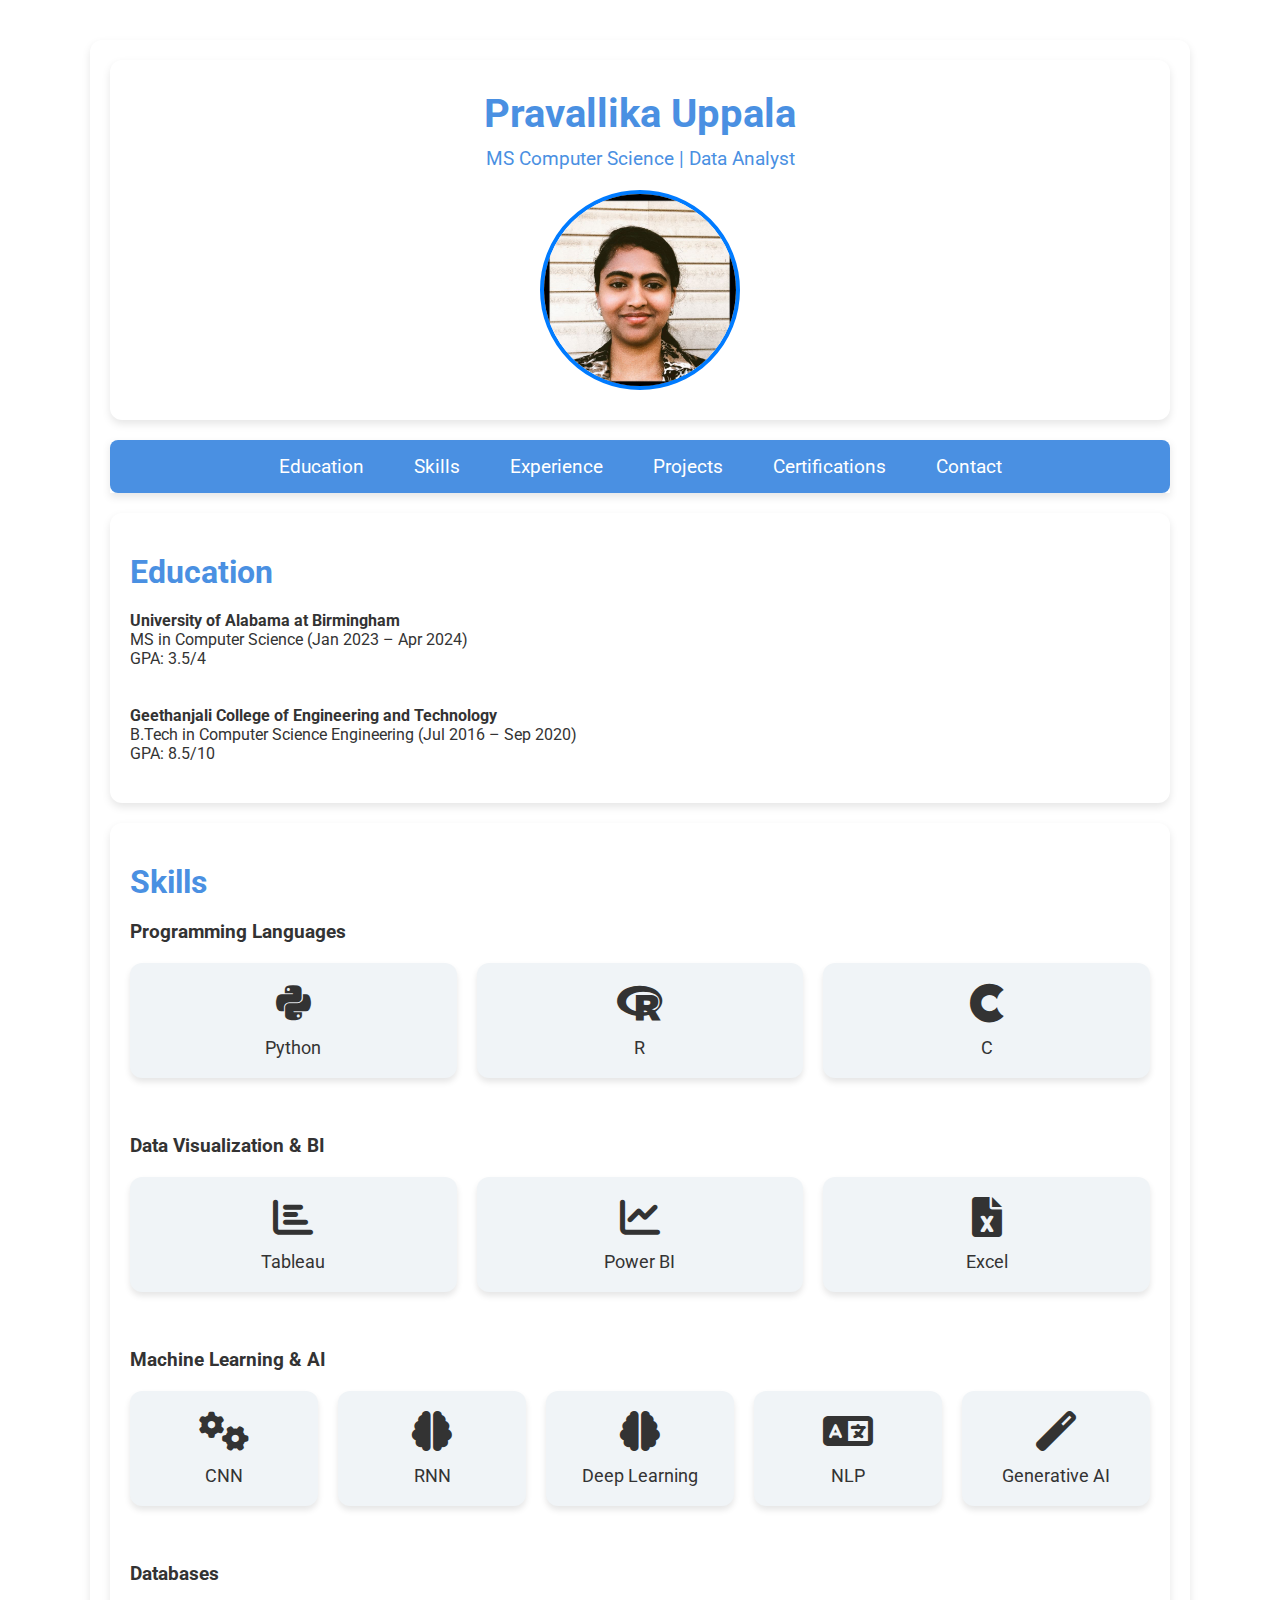
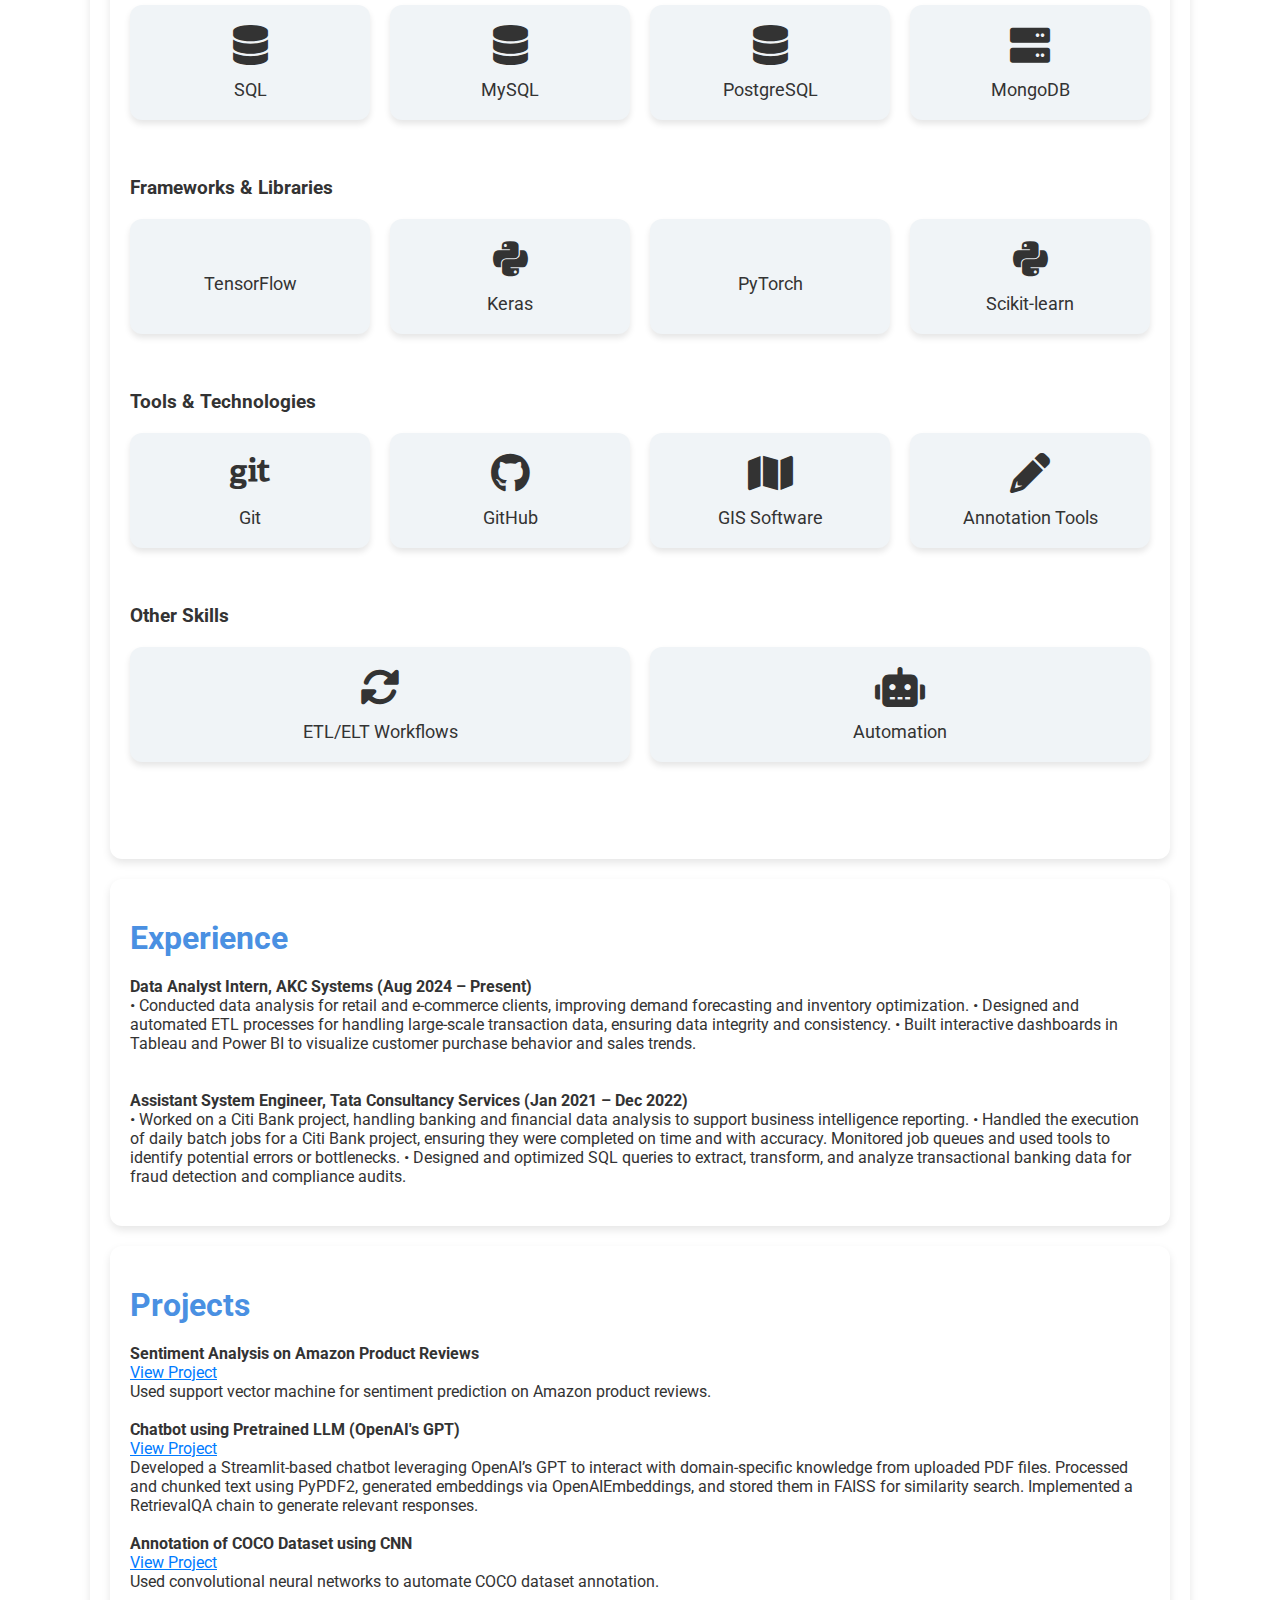
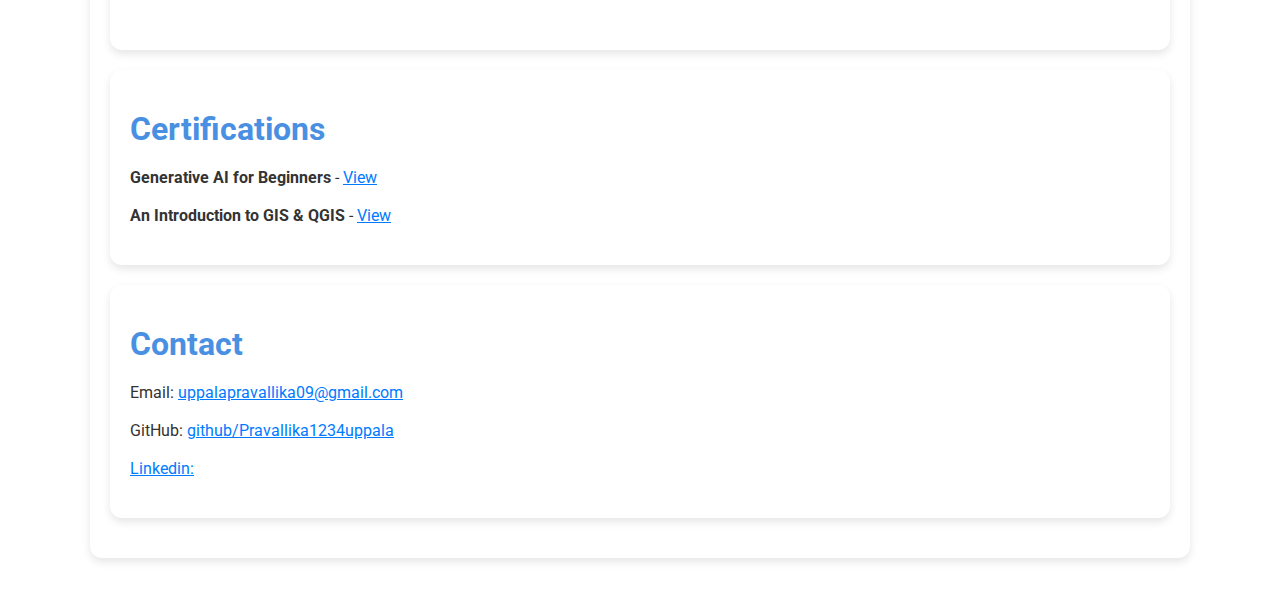
<file: index.html>
<!DOCTYPE html>
<html lang="en">

<head>
    <meta charset="UTF-8">
    <meta name="viewport" content="width=device-width, initial-scale=1.0">
    <meta name="description" content="Pravallika Uppala'">
    <title>Pravallika Uppala</title>
    <link href="https://fonts.googleapis.com/css2?family=Roboto:wght@400;500&display=swap" rel="stylesheet">
    <link rel="stylesheet" href="https://cdnjs.cloudflare.com/ajax/libs/font-awesome/6.0.0-beta3/css/all.min.css">
    <script src="https://platform.linkedin.com/badges/js/profile.js" async defer type="text/javascript"></script>

    <style>
        /* Basic Reset */
        * {
            margin: 0;
            padding: 0;
            box-sizing: border-box;
            font-family: 'Roboto', sans-serif;
        }
        
        /* Body and main layout */
        body {
            background-color: linear-gradient(135deg, #6e7dff, #a1a7f5);
            color: #333;
            display: flex;
            justify-content: center; /* Center the content horizontally */
            align-items: center;
            padding: 10px;
            height: 100%;
            flex-direction: column;
            overflow-y: scroll;
        }
        
        .container {
            background-color: #fff;
            width: 100%;
            max-width: 1100px; /* Maximum width of the container */
            padding: 20px;
            border-radius: 12px;
            box-shadow: 0 4px 8px rgba(0, 0, 0, 0.1);
            margin-top: 30px;
            margin-bottom: 30px;
        }

        /* Header Section */
        .header {
            display: flex;
            flex-direction: column;
            padding: 30px;
            text-align: center;
            border-radius: 12px;
            background-color: #fff;
            box-shadow: 0 4px 8px rgba(0, 0, 0, 0.1);
            margin-bottom: 20px;
        }
        
        .profile-img-container {
            margin-top: 20px;
            display: flex;
            justify-content: center;
        }
        
        .profile-img {
            width: 200px;  /* Adjust the size of the image */
            height: 200px;
            border-radius: 60%;
            object-fit: cover;
            border: 4px solid #007BFF;
        }
        
        .header-content {
            color: #4A90E2;
            text-align: center;
        }
        
        .header h1 {
            font-size: 2.5rem;
            margin-bottom: 10px;
        }
        
        .header p {
            font-size: 1.2rem;
        }

        .navbar {
            position: sticky;
            top: 0;
            z-index: 500;
            background-color: #fff;
            box-shadow: 0 4px 8px rgba(0, 0, 0, 0.1);
            width: 100%;
        }
        
        .navbar ul {
            display: flex;
            list-style: none;
            justify-content: center;
            padding: 15px 0;
            background-color: #4A90E2;
            border-radius: 8px;
        }
        
        .navbar ul li {
            margin: 0 15px;
            transition: all 0.3s;
        }
        
        .navbar ul li a {
            color: white;
            text-decoration: none;
            font-size: 1.2rem;
            padding: 10px;
            transition: background-color 0.3s ease;
        }

        .navbar ul li.active a {
            background-color: #357ABD;
            color: white;
        }
        
        .navbar ul li a:hover {
            background-color: #555;
            color: white;
        }
        
        /* Sections */
        .section {
            padding: 40px 20px;
            margin: 20px auto;
            background-color: #fff;
            border-radius: 12px;
            box-shadow: 0 4px 8px rgba(0, 0, 0, 0.1);
        }
        
        .section h2 {
            font-size: 2rem;
            margin-bottom: 20px;
            color: #4A90E2;
        }
        
        
        /* Links Styling */
        a {
            color: #007BFF;
        }
        
        a:hover {
            text-decoration: underline;
        }
       
        .skills-grid {
            display: grid;
            grid-template-columns: repeat(auto-fit, minmax(150px, 1fr));
            gap: 20px;
            margin-top: 20px;
        }
        
        .skill-item {
            display: flex;
            justify-content: center;
            align-items: center;
            flex-direction: column;
            background-color: #f0f4f7;
            padding: 20px;
            border-radius: 12px;
            box-shadow: 0 4px 6px rgba(0, 0, 0, 0.1);
            transition: transform 0.3s ease, box-shadow 0.3s ease;
        }
        
        .skill-item:hover {
            transform: translateY(-8px);
            box-shadow: 0 6px 10px rgba(0, 0, 0, 0.15);
        }
        
        .skill-item i {
            font-size: 2.5rem;
            margin-bottom: 10px;
        }
        
        .skill-item p {
            font-size: 1.1rem;
            text-align: center;
            margin-top: 5px;
        }
        
    </style>
    <script>
        window.addEventListener('scroll', function() {
            let sections = document.querySelectorAll('section');
            let navLinks = document.querySelectorAll('.navbar ul li');
            let currentPosition = window.scrollY;

            sections.forEach((section, index) => {
                const sectionTop = section.offsetTop - 100;
                const sectionHeight = section.offsetHeight;
                if (currentPosition >= sectionTop && currentPosition < sectionTop + sectionHeight) {
                    navLinks.forEach(link => link.classList.remove('active'));
                    navLinks[index].classList.add('active');
                }
            });
        });
    </script>
</head>

<body>
    <div class="container">
        <header class="header">
            <div class="header-content">
                <h1>Pravallika Uppala</h1>
                <p>MS Computer Science | Data Analyst</p>
            </div>
            <div class="profile-img-container">
                <img src="images/photo.JPG" alt="Pravallika Uppala" class="profile-img">
            </div>
        </header>

        <nav class="navbar">
            <ul>
                <li><a href="#education">Education</a></li>
                <li><a href="#skills">Skills</a></li>
                <li><a href="#experience">Experience</a></li>
                <li><a href="#projects">Projects</a></li>
                <li><a href="#certifications">Certifications</a></li>
                <li><a href="#contact">Contact</a></li>
            </ul>
        </nav>

        <main>
            <section id="education" class="section">
                <h2>Education</h2>
                <div>
                    <p><strong>University of Alabama at Birmingham</strong><br>
                        MS in Computer Science (Jan 2023 – Apr 2024)<br>
                        GPA: 3.5/4
                    </p>
                    <br>
                    <br>
                    <p><strong>Geethanjali College of Engineering and Technology</strong><br>
                        B.Tech in Computer Science Engineering (Jul 2016 – Sep 2020)<br>
                        GPA: 8.5/10
                    </p>
                </div>
            </section>

            <section id="skills" class="section">
                <h2>Skills</h2>
            
                <!-- Programming Languages -->
                <h3>Programming Languages</h3>
                <div class="skills-grid">
                    <div class="skill-item"><i class="fa-brands fa-python"></i><p>Python</p></div>
                    <div class="skill-item"><i class="fa-brands fa-r-project"></i><p>R</p></div>
                    <div class="skill-item"><i class="fa-brands fa-cuttlefish"></i><p>C</p></div>
                </div>
                <br>
                <br>
                <br>
            
                <!-- Data Visualization & BI -->
                <h3>Data Visualization & BI</h3>
                <div class="skills-grid">
                    <div class="skill-item"><i class="fa-solid fa-chart-bar"></i><p>Tableau</p></div>
                    <div class="skill-item"><i class="fa-solid fa-chart-line"></i><p>Power BI</p></div>
                    <div class="skill-item"><i class="fa-solid fa-file-excel"></i><p>Excel</p></div>
                </div>
                <br>
                <br>
                <br>
            
                <!-- Machine Learning & AI -->
                <h3>Machine Learning & AI</h3>
                <div class="skills-grid">
                    <div class="skill-item"><i class="fa-solid fa-cogs"></i><p>CNN</p></div>
                    <div class="skill-item"><i class="fa-solid fa-brain"></i><p>RNN</p></div>
                    <div class="skill-item"><i class="fa-solid fa-brain"></i><p>Deep Learning</p></div>
                    <div class="skill-item"><i class="fa-solid fa-language"></i><p>NLP</p></div>
                    <div class="skill-item"><i class="fa-solid fa-magic"></i><p>Generative AI</p></div>
                </div>
                <br>
                <br>
                <br>
            
                <!-- Databases -->
                <h3>Databases</h3>
                <div class="skills-grid">
                    <div class="skill-item"><i class="fa-solid fa-database"></i><p>SQL</p></div>
                    <div class="skill-item"><i class="fa-solid fa-database"></i><p>MySQL</p></div>
                    <div class="skill-item"><i class="fa-solid fa-database"></i><p>PostgreSQL</p></div>
                    <div class="skill-item"><i class="fa-solid fa-server"></i><p>MongoDB</p></div>
                </div>
                <br>
                <br>
                <br>
            
                <!-- Frameworks & Libraries -->
                <h3>Frameworks & Libraries</h3>
                <div class="skills-grid">
                    <div class="skill-item"><i class="fa-brands fa-tensorflow"></i><p>TensorFlow</p></div>
                    <div class="skill-item"><i class="fa-brands fa-python"></i><p>Keras</p></div>
                    <div class="skill-item"><i class="fa-brands fa-pytorch"></i><p>PyTorch</p></div>
                    <div class="skill-item"><i class="fa-brands fa-python"></i><p>Scikit-learn</p></div>
                </div>
                <br>
                <br>
                <br>
            
                <!-- Tools & Technologies -->
                <h3>Tools & Technologies</h3>
                <div class="skills-grid">
                    <div class="skill-item"><i class="fa-brands fa-git"></i><p>Git</p></div>
                    <div class="skill-item"><i class="fa-brands fa-github"></i><p>GitHub</p></div>
                    <div class="skill-item"><i class="fa-solid fa-map"></i><p>GIS Software</p></div>
                    <div class="skill-item"><i class="fa-solid fa-pencil-alt"></i><p>Annotation Tools</p></div>
                </div>
                <br>
                <br>
                <br>
            
                <!-- Other Skills -->
                <h3>Other Skills</h3>
                <div class="skills-grid">
                    <div class="skill-item"><i class="fa-solid fa-sync-alt"></i><p>ETL/ELT Workflows</p></div>
                    <div class="skill-item"><i class="fa-solid fa-robot"></i><p>Automation</p></div>
                </div>
                <br>
                <br>
                <br>
            </section>


            <section id="experience" class="section">
                <h2>Experience</h2>
                <p><strong>Data Analyst Intern, AKC Systems (Aug 2024 – Present)</strong><br>
                    • Conducted data analysis for retail and e-commerce clients, improving demand forecasting and inventory optimization.
                    
                    • Designed and automated ETL processes for handling large-scale transaction data, ensuring data integrity and consistency.
                    
                    • Built interactive dashboards in Tableau and Power BI to visualize customer purchase behavior and sales trends.
                </p>
                <br>
                <br>
                <p><strong>Assistant System Engineer, Tata Consultancy Services (Jan 2021 – Dec 2022)</strong><br>
                    • Worked on a Citi Bank project, handling banking and financial data analysis to support business intelligence reporting.
                    • Handled the execution of daily batch jobs for a Citi Bank project, ensuring they were completed on time and with accuracy. Monitored job queues and used tools to identify potential errors or bottlenecks.
                    • Designed and optimized SQL queries to extract, transform, and analyze transactional banking data for fraud detection and compliance audits.
                </p>
            </section>

            <section id="projects" class="section">
                <h2>Projects</h2>
                <p><strong>Sentiment Analysis on Amazon Product Reviews</strong><br>
                    <a href="https://github.com/Pravallika1234uppala/Sentiment-Analysis/tree/main/Sentiment%20Analysis">View Project</a><br>
                    Used support vector machine for sentiment prediction on Amazon product reviews.
                </p>
                <br>
                <p><strong>Chatbot using Pretrained LLM (OpenAI's GPT)</strong><br>
                    <a href="https://github.com/Pravallika1234uppala/Chatbot_using_pretrained_LLM/tree/main/CHATBOT">View Project</a><br>
                    Developed a Streamlit-based chatbot leveraging OpenAI’s GPT to interact with domain-specific knowledge from uploaded PDF files. Processed and chunked text using PyPDF2, generated embeddings via OpenAIEmbeddings, and stored them in FAISS for similarity search. Implemented a RetrievalQA chain to generate relevant responses.
                </p>
                <br>
                <p><strong>Annotation of COCO Dataset using CNN</strong><br>
                    <a href="https://github.com/Pravallika1234uppala/Annotation/tree/main/Annotation">View Project</a><br>
                    Used convolutional neural networks to automate COCO dataset annotation.
                </p>
                <br>
            </section>

            <section id="certifications" class="section">
                <h2>Certifications</h2>
                <p><strong>Generative AI for Beginners</strong> - <a href="https://udemy-certificate.s3.amazonaws.com/image/UC-c19e41e4-4dd2-423f-95a7-6249452ecb9d.jpg">View</a></p>
                <br>
                <p><strong>An Introduction to GIS & QGIS</strong> - <a href="https://udemy-certificate.s3.amazonaws.com/image/UC-6f7c2f82-0831-4b2a-bb4b-27ce9ccf712e.jpg">View</a></p>
            </section>
            <section id="contact" class="section">
                <h2>Contact</h2>
                <p>Email: <a href="mailto:uppalapravallika09@gmail.com">uppalapravallika09@gmail.com</a></p>
                <br>
                <p>GitHub: <a href="https://github.com/Pravallika1234uppala">github/Pravallika1234uppala</a></p>
                <br>
                <p>
                    <div class="badge-base LI-profile-badge" data-locale="en_US" data-size="medium" data-theme="light" data-type="HORIZONTAL" data-vanity="pravallikauppala" data-version="v1"><a class="badge-base__link LI-simple-link" href="https://www.linkedin.com/in/pravallikauppala?trk=profile-badge">Linkedin:</a></div>
                </p>
            </section>
        </main>
    </div>
</body>

</html>
</file>
